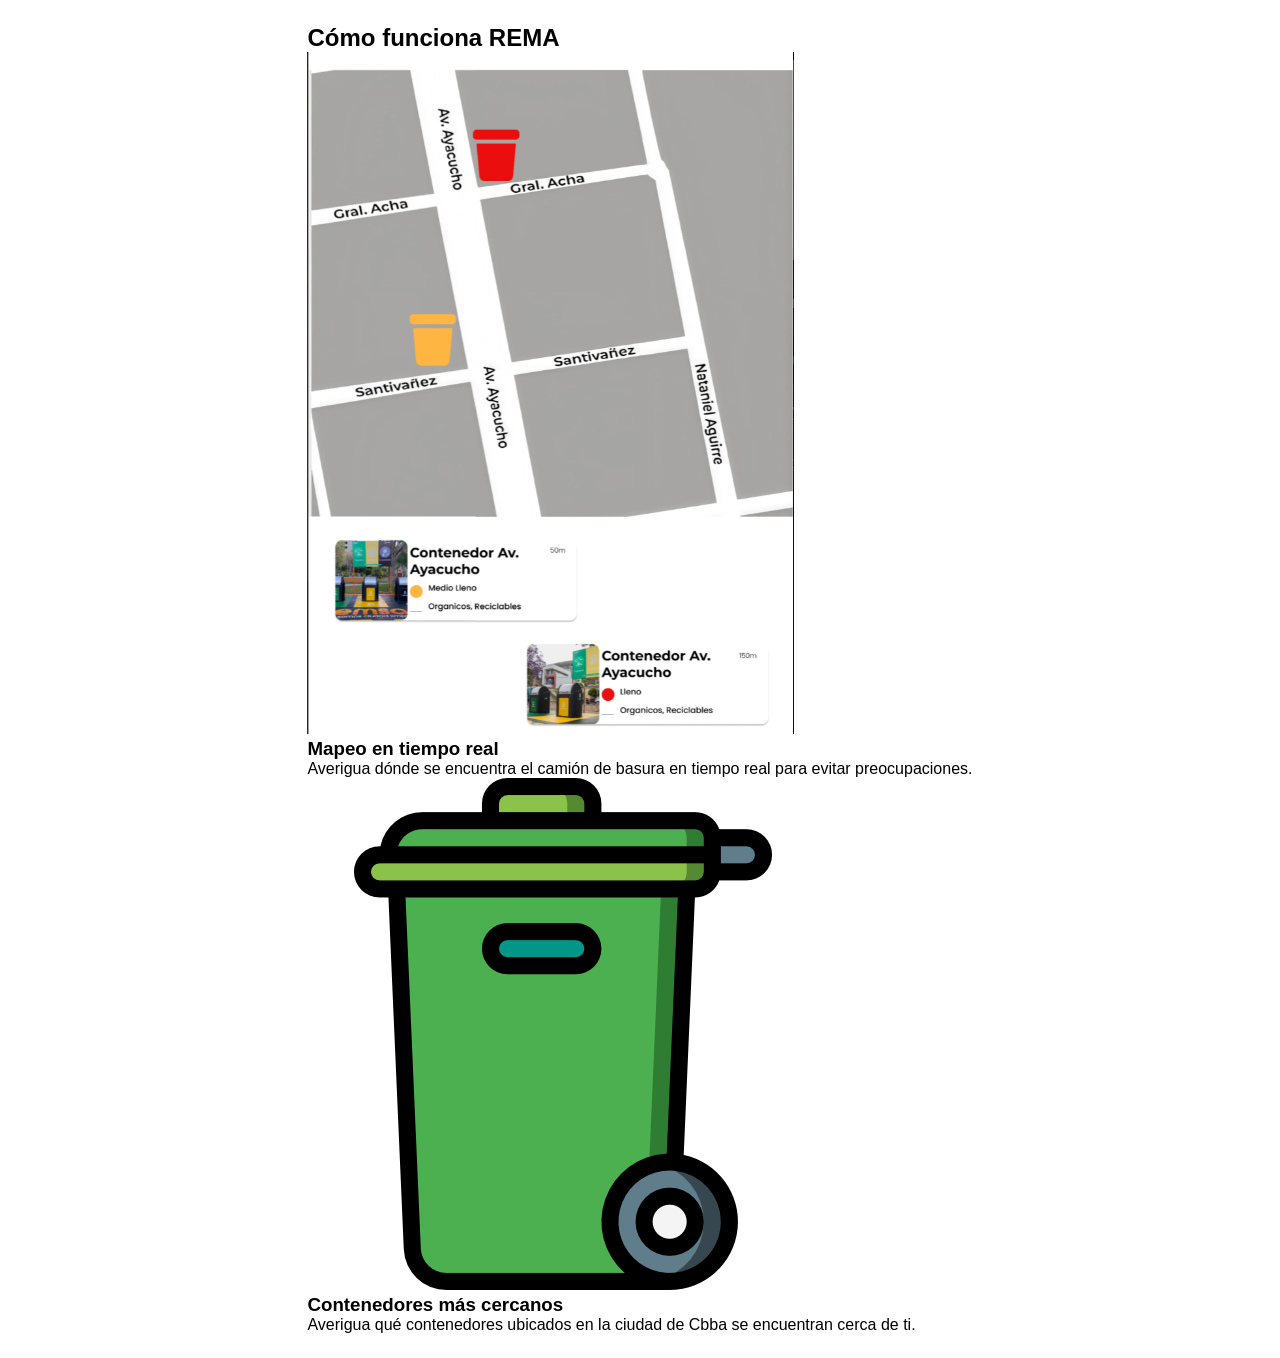
<file: HTML.html>
<!DOCTYPE html>
<html lang="es">
<head>
  <meta charset="UTF-8">
  <meta name="viewport" content="width=device-width, initial-scale=1.0">
  <title>Cómo funciona REMA</title>
  <link rel="stylesheet" href="styles.css">
</head>
<body>
  <section class="como-funciona">
    <h2>Cómo funciona REMA</h2>

    <div class="bloques">
      <article class="bloque">
        <img src="Captura de pantalla 2026-11-21 121222.png" alt="Mapa en tiempo real">
        <h3>Mapeo en tiempo real</h3>
        <p>Averigua dónde se encuentra el camión de basura en tiempo real para evitar preocupaciones.</p>
      </article>

      <article class="bloque">
        <img src="Contenedor 2.png" alt="Contenedores cercanos">
        <h3>Contenedores más cercanos</h3>
        <p>Averigua qué contenedores ubicados en la ciudad de Cbba se encuentran cerca de ti.</p>
      </article>
    </div>
  </section>

  <script src="script.js"></script>
</body>
</html>
</file>
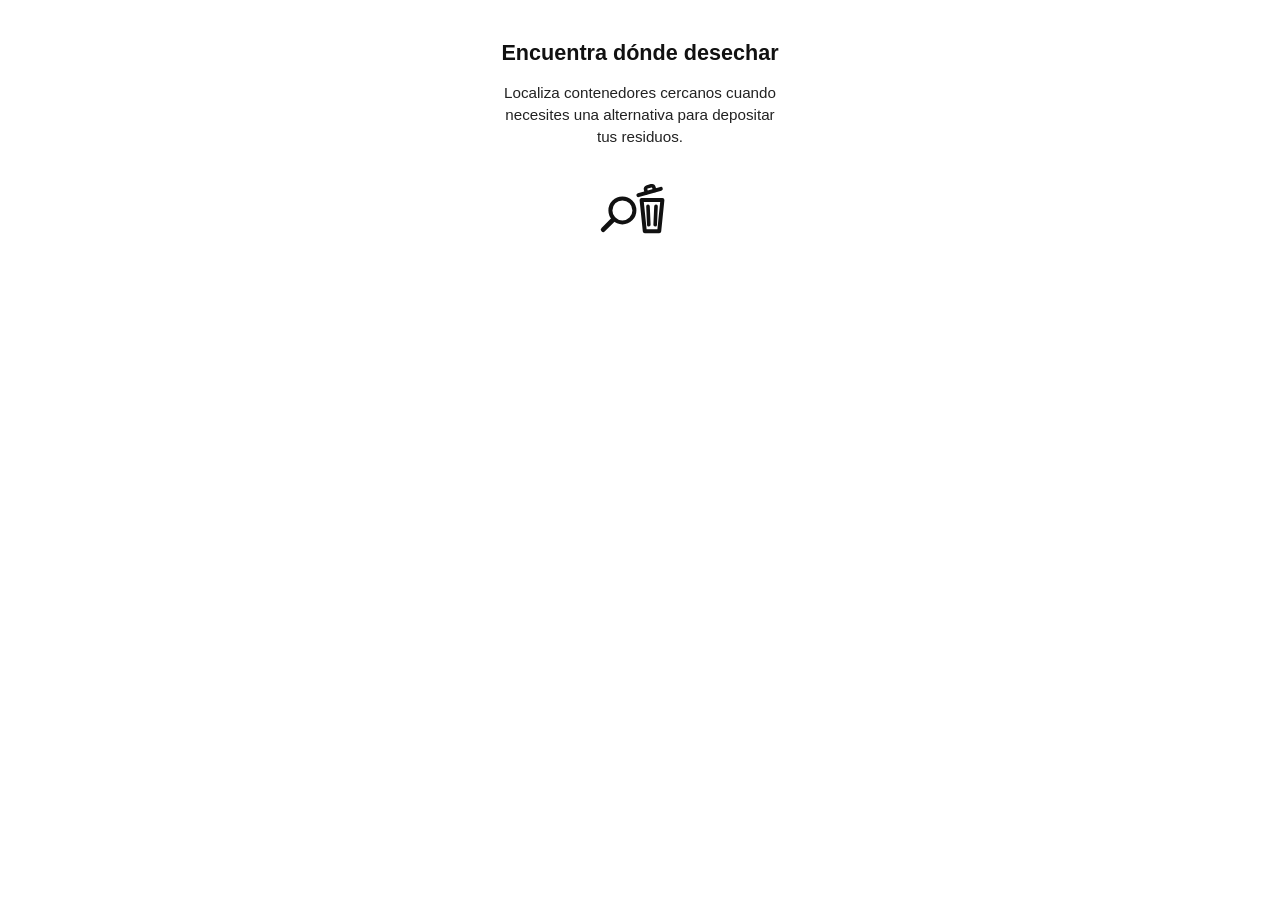
<file: RE10.html>
<!DOCTYPE html>
<html lang="es">
<head>
  <meta charset="UTF-8">
  <meta name="viewport" content="width=device-width, initial-scale=1.0">
  <title>RE10 - Bloque Beneficio</title>
  <link rel="stylesheet" href="RE10.css">
</head>
<body>
  <section class="beneficio-seccion">
    <article class="beneficio-bloque" aria-labelledby="titulo-beneficio-re10">
      <h2 id="titulo-beneficio-re10" class="beneficio-titulo">
        Encuentra dónde desechar
      </h2>

      <p class="beneficio-descripcion">
        Localiza contenedores cercanos cuando necesites una alternativa para depositar tus residuos.
      </p>

      <div class="beneficio-icono" aria-hidden="true">
        <svg viewBox="0 0 120 90" width="96" height="72" fill="none" xmlns="http://www.w3.org/2000/svg">
          <!-- Lupa de búsqueda -->
          <circle cx="38" cy="48" r="15" stroke="#111111" stroke-width="5"/>
          <line x1="27" y1="59" x2="14" y2="72" stroke="#111111" stroke-width="6" stroke-linecap="round"/>

          <!-- Contenedor de basura -->
          <path d="M58 29L86 21" stroke="#111111" stroke-width="5" stroke-linecap="round"/>
          <path d="M68 26L67 22C66.5 20.5 67.5 19 69 18.6L74 17.3C75.5 16.9 77 17.8 77.4 19.3L78.4 23" stroke="#111111" stroke-width="4.5" stroke-linecap="round"/>
          <path d="M62 35H88L84 74H66L62 35Z" stroke="#111111" stroke-width="5" stroke-linejoin="round"/>
          <line x1="70" y1="43" x2="71" y2="66" stroke="#111111" stroke-width="4.5" stroke-linecap="round"/>
          <line x1="80" y1="43" x2="79" y2="66" stroke="#111111" stroke-width="4.5" stroke-linecap="round"/>
        </svg>
      </div>
    </article>
  </section>
</body>
</html>
</file>
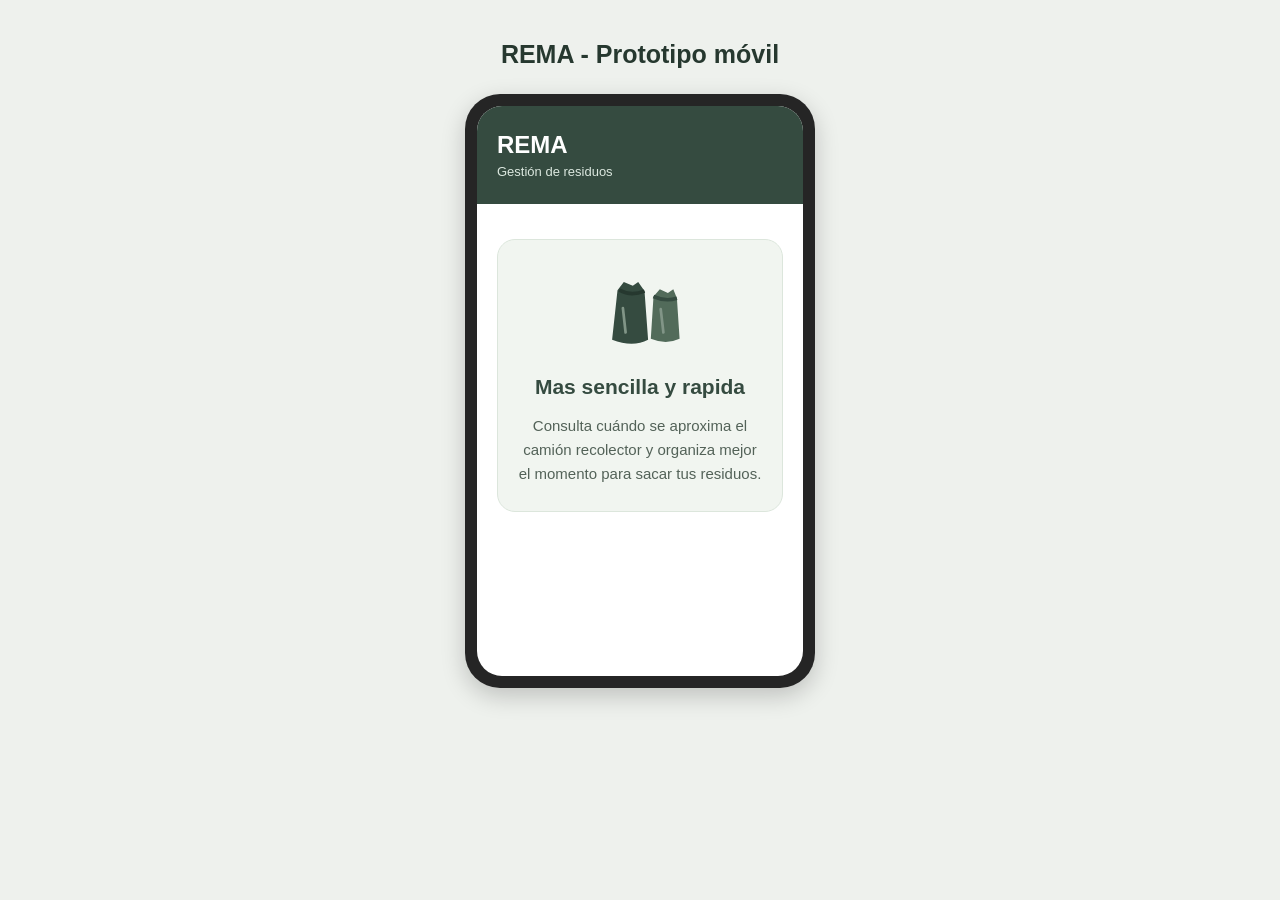
<file: re13.html>
<!DOCTYPE html>
<html lang="es">
<head>
    <meta charset="UTF-8">
    <meta name="viewport" content="width=device-width, initial-scale=1.0">
    <title>RE13 - Beneficio móvil</title>
    <link rel="stylesheet" href="re13.css">
</head>
<body>

    <main class="pagina">
        <h1>REMA - Prototipo móvil</h1>

        <div class="telefono">
            <div class="pantalla">

                <header class="encabezado">
                    <h2>REMA</h2>
                    <p>Gestión de residuos</p>
                </header>

                <section class="prototipo-movil">

                    <article class="beneficio-movil">

                        <div class="icono-bolsas" role="img" aria-label="Bolsas de basura">
                            <svg viewBox="0 0 100 100" xmlns="http://www.w3.org/2000/svg">
                                <path d="M25 28 L32 19 L42 23 L48 19 L55 29 L59 83 Q42 92 19 83 Z" fill="#354b40"/>
                                <path d="M27 28 Q40 35 55 29" fill="none" stroke="#26382f" stroke-width="4"/>
                                <path d="M65 35 L72 27 L81 31 L87 27 L91 37 L94 82 Q79 89 62 82 Z" fill="#526b5a"/>
                                <path d="M65 35 Q78 41 91 37" fill="none" stroke="#354b40" stroke-width="4"/>
                                <path d="M31 48 L34 75 M73 49 L76 75" stroke="#819587" stroke-width="3" stroke-linecap="round"/>
                            </svg>
                        </div>

                        <h2>Mas sencilla y rapida</h2>

                        <p>
                            Consulta cuándo se aproxima el camión recolector y organiza mejor el momento para sacar tus residuos.
                        </p>

                    </article>

                </section>

            </div>
        </div>
    </main>

</body>
</html>
</file>
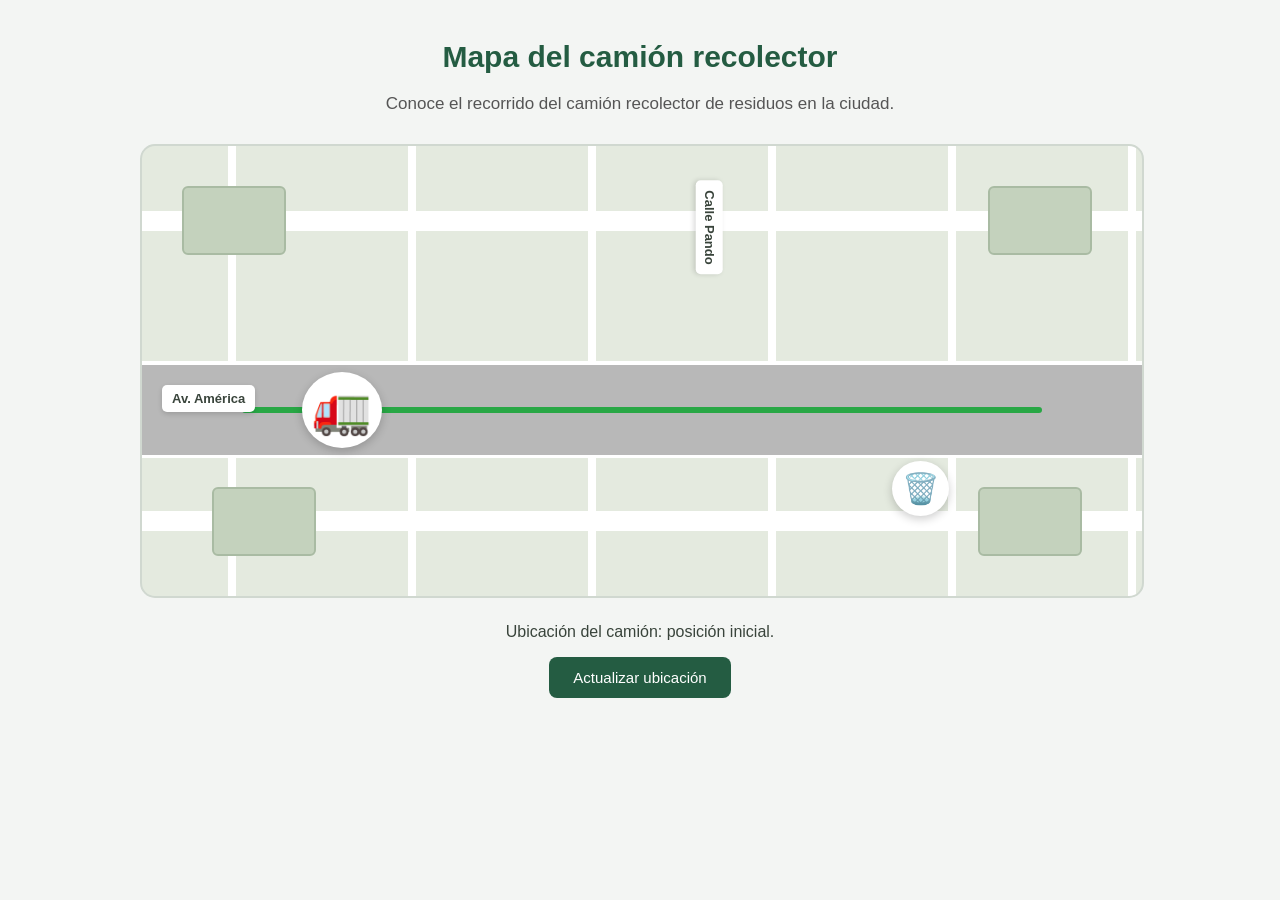
<file: re18.html>
<!DOCTYPE html>
<html lang="es">
<head>
    <meta charset="UTF-8">
    <meta name="viewport" content="width=device-width, initial-scale=1.0">
    <title>Mapa del camión recolector - REMA</title>
    <link rel="stylesheet" href="re18.css">
</head>
<body>

    <main class="mapa-seccion">

        <h1>Mapa del camión recolector</h1>

        <p>
            Conoce el recorrido del camión recolector de residuos
            en la ciudad.
        </p>

        <section class="mapa">

            <!-- Edificios del mapa -->
            <div class="edificio edificio-1"></div>
            <div class="edificio edificio-2"></div>
            <div class="edificio edificio-3"></div>
            <div class="edificio edificio-4"></div>

            <!-- Nombres de las calles -->
            <span class="nombre-calle calle-america">
                Av. América
            </span>

            <span class="nombre-calle calle-pando">
                Calle Pando
            </span>

            <!-- Calle donde circula el camión -->
            <div class="calle-camion">

                <!-- Recorrido del camión -->
                <div class="ruta"></div>

                <!-- Icono del camión recolector -->
                <div class="camion" id="camion"
                     style="position: absolute; left: 20%; top: 50%; transform: translate(-50%, -50%);">
                    🚛
                </div>

            </div>

            <!-- Marcador del contenedor cercano -->
            <div class="marcador-contenedor"
                 title="Contenedor cercano">
                🗑️
            </div>

        </section>

        <!-- Información de ubicación -->
        <section class="informacion-ubicacion">

            <p id="estado-ubicacion">
                Ubicación del camión: posición inicial.
            </p>

            <button type="button" id="btn-actualizar">
                Actualizar ubicación
            </button>

        </section>

    </main>

    <script>
        // Posiciones de ejemplo del camión sobre la ruta
        const posiciones = [20, 40, 60, 80];

        let posicionActual = 0;

        const camion = document.getElementById("camion");
        const estado = document.getElementById("estado-ubicacion");
        const boton = document.getElementById("btn-actualizar");

        function actualizarUbicacion() {

            // Avanzar a la siguiente posición
            posicionActual++;

            if (posicionActual >= posiciones.length) {
                posicionActual = 0;
            }

            // Cambiar la ubicación visual del camión
            camion.style.left = posiciones[posicionActual] + "%";

            // Mostrar el estado actualizado
            estado.textContent =
                "Ubicación del camión: posición " +
                (posicionActual + 1) +
                " del recorrido (simulación).";
        }

        // Ejecutar la actualización al presionar el botón
        boton.addEventListener("click", actualizarUbicacion);
    </script>

</body>
</html>
</file>
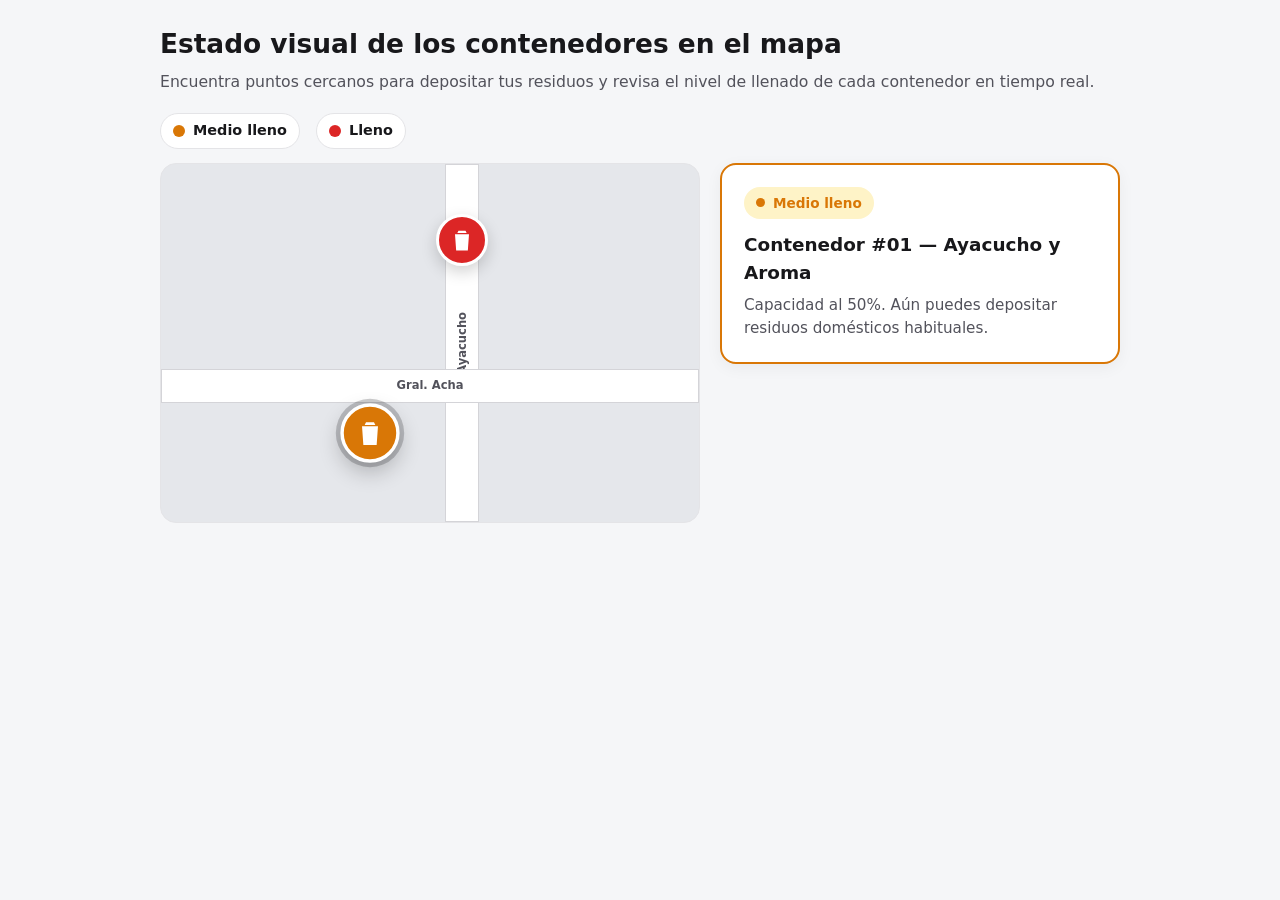
<file: RE23.html>
<!DOCTYPE html>
<html lang="es">
<head>
    <meta charset="UTF-8">
    <meta name="viewport" content="width=device-width, initial-scale=1.0">
    <title>Estado visual de los contenedores en el mapa</title>
    <link rel="stylesheet" href="RE23vz.css">
    <script src="re23k.js"></script>
</head>
<body>
    <header class="page-header">
        <h1>Estado visual de los contenedores en el mapa</h1>
        <p class="page-intro">
            Encuentra puntos cercanos para depositar tus residuos y revisa el nivel de llenado de cada contenedor en tiempo real.
        </p>
    </header>

    <main class="map-section">
        <!-- Leyenda de estados -->
        <div class="legend" aria-label="Leyenda de estados de contenedores">
            <span class="legend-item">
                <span class="dot dot--medio" aria-hidden="true"></span>
                Medio lleno
            </span>
            <span class="legend-item">
                <span class="dot dot--lleno" aria-hidden="true"></span>
                Lleno
            </span>
        </div>

        <div class="map-layout">
            <!-- Mapa esquemático con calles y marcadores interactivos -->
            <section class="map-canvas" aria-label="Mapa de contenedores">
                <div class="street street--vertical" aria-hidden="true">
                    <span class="street-label">Ayacucho</span>
                </div>
                <div class="street street--horizontal" aria-hidden="true">
                    <span class="street-label">Gral. Acha</span>
                </div>

                <!-- Contenedor 1: Medio lleno -->
                <button
                    type="button"
                    class="marker marker--medio is-selected"
                    data-id="cnt-1"
                    data-name="Contenedor #01 — Ayacucho y Aroma"
                    data-state="Medio lleno"
                    data-level="medio"
                    data-summary="Capacidad al 50%. Aún puedes depositar residuos domésticos habituales."
                    aria-pressed="true"
                    aria-label="Contenedor 01, estado Medio lleno"
                >
                    <svg class="marker-icon" viewBox="0 0 24 24" width="28" height="28" aria-hidden="true">
                        <path fill="currentColor" d="M6 7h12l-1 14H7L6 7zm3-3h6l1 2H8l1-2z"/>
                    </svg>
                </button>

                <!-- Contenedor 2: Lleno -->
                <button
                    type="button"
                    class="marker marker--lleno"
                    data-id="cnt-2"
                    data-name="Contenedor #02 — Gral. Acha y Ayacucho"
                    data-state="Lleno"
                    data-level="lleno"
                    data-summary="Capacidad al 100%. Se recomienda acudir a otro punto cercano hasta su recolección."
                    aria-pressed="false"
                    aria-label="Contenedor 02, estado Lleno"
                >
                    <svg class="marker-icon" viewBox="0 0 24 24" width="28" height="28" aria-hidden="true">
                        <path fill="currentColor" d="M6 7h12l-1 14H7L6 7zm3-3h6l1 2H8l1-2z"/>
                    </svg>
                </button>
            </section>

            <!-- Tarjeta informativa sincronizada con el marcador seleccionado -->
            <aside class="info-card info-card--medio" id="container-info-card" aria-live="polite">
                <div class="info-card__header">
                    <span class="status-badge" id="info-status-badge">
                        <span class="status-dot" aria-hidden="true"></span>
                        <span id="info-status-text">Medio lleno</span>
                    </span>
                </div>
                <h2 class="info-card__title" id="info-title">Contenedor #01 — Ayacucho y Aroma</h2>
                <p class="info-card__description" id="info-description">
                    Capacidad al 50%. Aún puedes depositar residuos domésticos habituales.
                </p>
            </aside>
        </div>
    </main>

    <script src="script.js"></script>
</body>
</html>
</file>
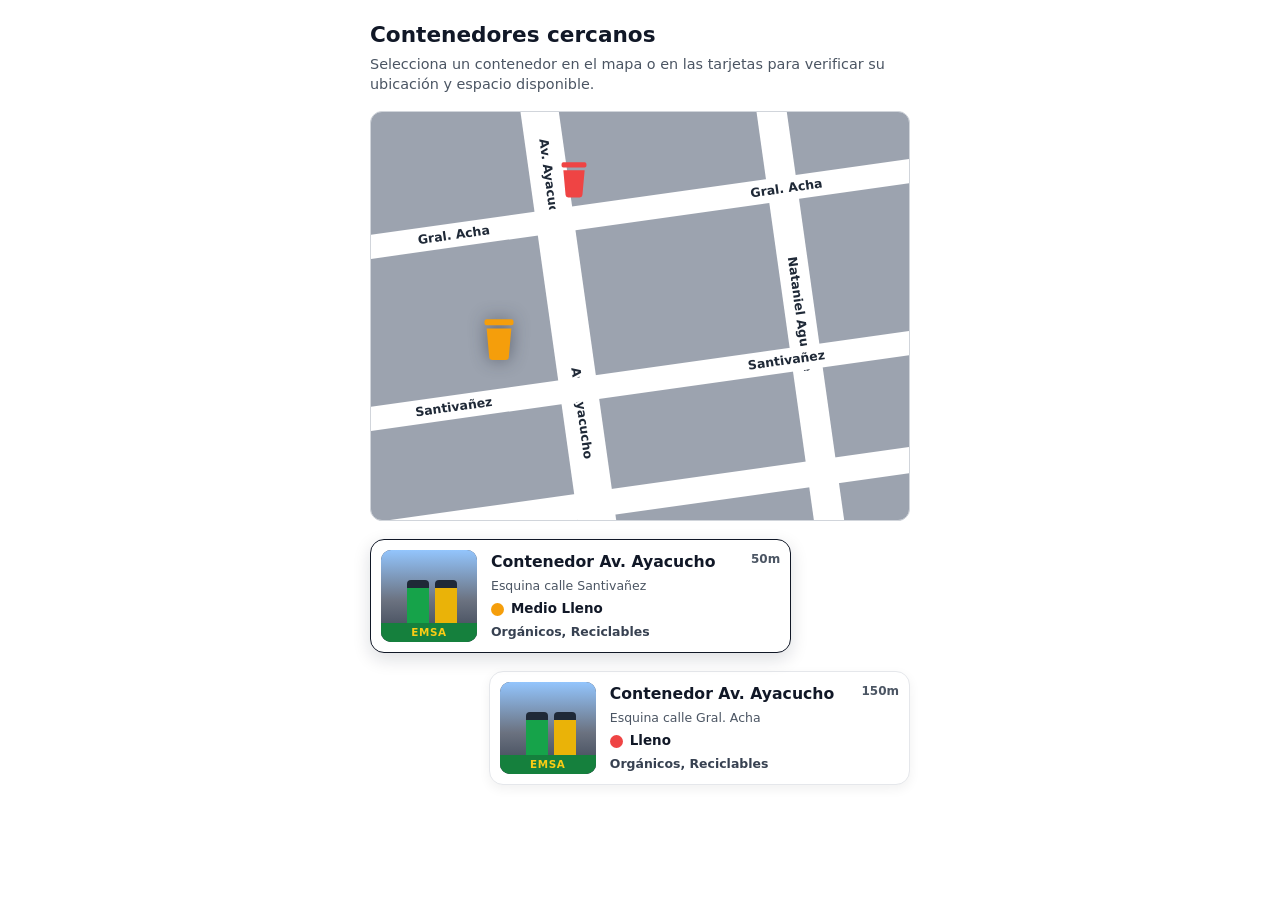
<file: RE27.html>
<!DOCTYPE html>
<html lang="es">
<head>
    <meta charset="UTF-8">
    <meta name="viewport" content="width=device-width, initial-scale=1.0">
    <title>RE27 - Relación entre mapa y tarjetas</title>
    <link rel="stylesheet" href="RE27.css">
</head>
<body>
    <main class="rema-contenedor">
        <header class="rema-header">
            <h1>Contenedores cercanos</h1>
            <p>Selecciona un contenedor en el mapa o en las tarjetas para verificar su ubicación y espacio disponible.</p>
        </header>

        <!-- Mapa esquemático fiel al diseño -->
        <section class="mapa-contenedor" aria-label="Mapa de contenedores en Av. Ayacucho">
            <!-- Calles principales y transversales -->
            <div class="calle calle--ayacucho" aria-hidden="true">
                <span class="calle-nombre calle-nombre--top">Av. Ayacucho</span>
                <span class="calle-nombre calle-nombre--bottom">Av. Ayacucho</span>
            </div>
            <div class="calle calle--aguirre" aria-hidden="true">
                <span class="calle-nombre">Nataniel Aguirre</span>
            </div>
            <div class="calle calle--acha" aria-hidden="true">
                <span class="calle-nombre calle-nombre--izq">Gral. Acha</span>
                <span class="calle-nombre calle-nombre--der">Gral. Acha</span>
            </div>
            <div class="calle calle--santivanez" aria-hidden="true">
                <span class="calle-nombre calle-nombre--izq">Santivañez</span>
                <span class="calle-nombre calle-nombre--der">Santivañez</span>
            </div>
            <div class="calle calle--sur" aria-hidden="true"></div>

            <!-- Marcador 1: Lleno (Rojo - Av. Ayacucho y Gral. Acha) -->
            <button
                type="button"
                class="marcador marcador--lleno"
                data-target="cnt-lleno"
                aria-pressed="false"
                aria-label="Contenedor Av. Ayacucho esquina Gral. Acha, estado Lleno, a 150 metros"
            >
                <svg viewBox="0 0 36 44" width="32" height="40" aria-hidden="true">
                    <rect x="4" y="2" width="28" height="6" rx="2" fill="currentColor"/>
                    <path d="M6 11h24l-2.5 28a3 3 0 0 1-3 2.7h-13a3 3 0 0 1-3-2.7L6 11z" fill="currentColor"/>
                </svg>
            </button>

            <!-- Marcador 2: Medio Lleno (Naranja - Av. Ayacucho y Santivañez) -->
            <button
                type="button"
                class="marcador marcador--medio is-active"
                data-target="cnt-medio"
                aria-pressed="true"
                aria-label="Contenedor Av. Ayacucho esquina Santivañez, estado Medio Lleno, a 50 metros"
            >
                <svg viewBox="0 0 36 44" width="32" height="40" aria-hidden="true">
                    <rect x="4" y="2" width="28" height="6" rx="2" fill="currentColor"/>
                    <path d="M6 11h24l-2.5 28a3 3 0 0 1-3 2.7h-13a3 3 0 0 1-3-2.7L6 11z" fill="currentColor"/>
                </svg>
            </button>
        </section>

        <!-- Lista de tarjetas informativas vinculadas 1 a 1 con el mapa -->
        <section class="tarjetas-lista" aria-label="Tarjetas informativas de contenedores">
            <!-- Tarjeta 1: Medio Lleno (50m) -->
            <article
                class="tarjeta-contenedor tarjeta-contenedor--izquierda is-active"
                id="cnt-medio"
                data-marker="cnt-medio"
                tabindex="0"
            >
                <div class="tarjeta-imagen" aria-hidden="true">
                    <div class="foto-simulada">
                        <span class="foto-cielo"></span>
                        <span class="foto-totem foto-totem--verde"></span>
                        <span class="foto-totem foto-totem--amarillo"></span>
                        <span class="foto-base">EMSA</span>
                    </div>
                </div>
                <div class="tarjeta-contenido">
                    <div class="tarjeta-cabecera">
                        <h2 class="tarjeta-titulo">Contenedor Av. Ayacucho</h2>
                        <span class="tarjeta-distancia">50m</span>
                    </div>
                    <p class="tarjeta-ubicacion">Esquina calle Santivañez</p>
                    <div class="tarjeta-estado">
                        <span class="estado-punto estado-punto--medio" aria-hidden="true"></span>
                        <span>Medio Lleno</span>
                    </div>
                    <p class="tarjeta-tipos">Orgánicos, Reciclables</p>
                </div>
            </article>

            <!-- Tarjeta 2: Lleno (150m) -->
            <article
                class="tarjeta-contenedor tarjeta-contenedor--derecha"
                id="cnt-lleno"
                data-marker="cnt-lleno"
                tabindex="0"
            >
                <div class="tarjeta-imagen" aria-hidden="true">
                    <div class="foto-simulada">
                        <span class="foto-cielo"></span>
                        <span class="foto-totem foto-totem--verde"></span>
                        <span class="foto-totem foto-totem--amarillo"></span>
                        <span class="foto-base">EMSA</span>
                    </div>
                </div>
                <div class="tarjeta-contenido">
                    <div class="tarjeta-cabecera">
                        <h2 class="tarjeta-titulo">Contenedor Av. Ayacucho</h2>
                        <span class="tarjeta-distancia">150m</span>
                    </div>
                    <p class="tarjeta-ubicacion">Esquina calle Gral. Acha</p>
                    <div class="tarjeta-estado">
                        <span class="estado-punto estado-punto--lleno" aria-hidden="true"></span>
                        <span>Lleno</span>
                    </div>
                    <p class="tarjeta-tipos">Orgánicos, Reciclables</p>
                </div>
            </article>
        </section>
    </main>

    <script src="RE27.js"></script>
</body>
</html>
</file>
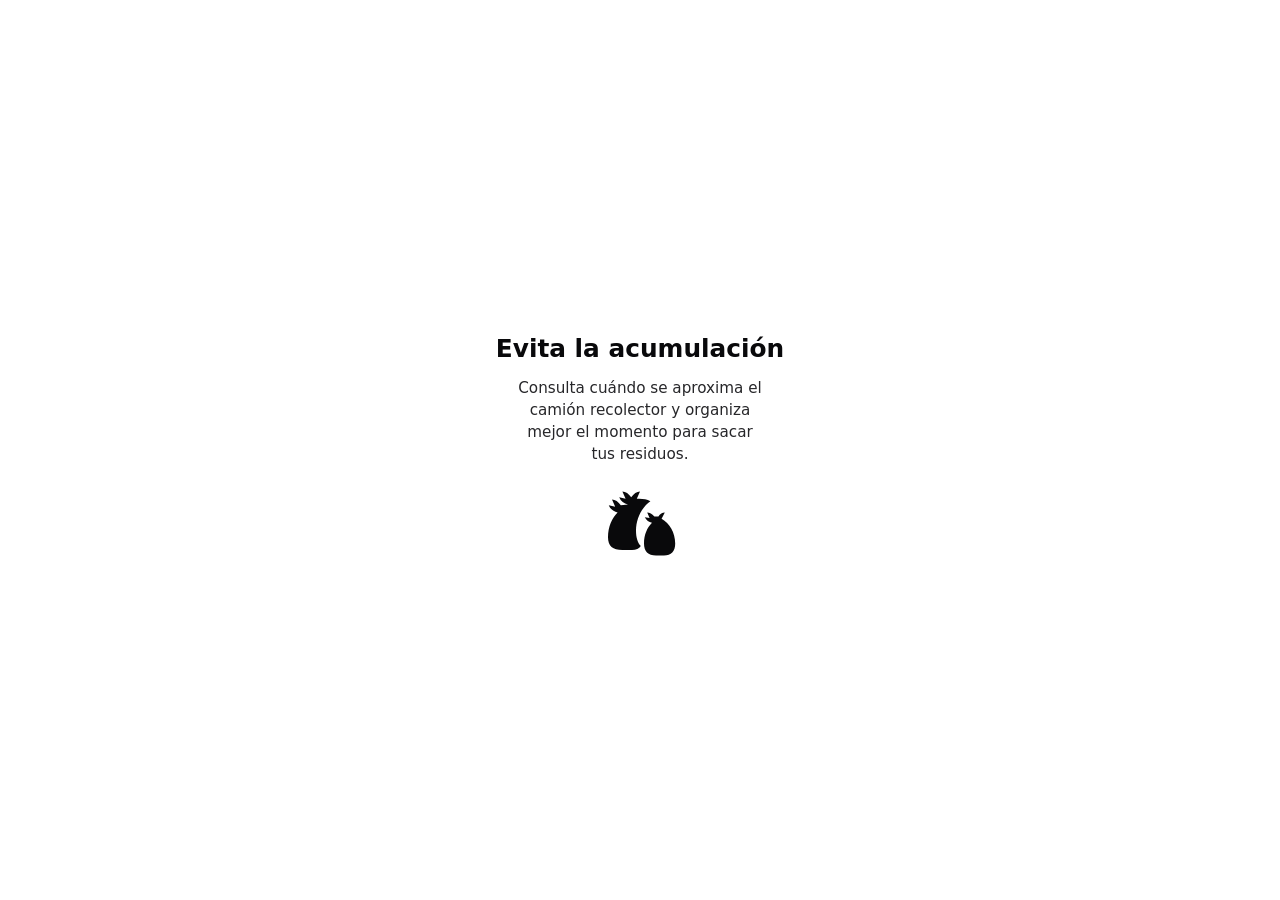
<file: RE7.html>
<!DOCTYPE html>
<html lang="es">
<head>
    <meta charset="UTF-8">
    <meta name="viewport" content="width=device-width, initial-scale=1.0">
    <title>RE7 - Evita la acumulación</title>
    <link rel="stylesheet" href="RE7.css">
</head>
<body>
    <main class="beneficios-page">
        <section class="beneficio-card" aria-labelledby="titulo-evita-acumulacion">
            <h2 id="titulo-evita-acumulacion" class="beneficio-card__titulo">Evita la acumulación</h2>
            <p class="beneficio-card__descripcion">
                Consulta cuándo se aproxima el camión recolector y organiza mejor el momento para sacar tus residuos.
            </p>
            <div class="beneficio-card__icono" aria-hidden="true">
                <svg viewBox="0 0 120 96" width="96" height="78" fill="currentColor">
                    <!-- Bolsa izquierda -->
                    <path d="M36 22c-3-4-7-7-11-7l4 9-8-2c2 5 6 8 11 9-7 7-12 18-12 31 0 11 6 16 18 16h12c5 0 9-2 11-5-4-4-6-11-6-19 0-16 8-30 18-37-4-2-9-3-14-3h-3l4-9c-4 0-8 3-11 7-3-4-7-7-11-7l4 9-8-2c2 5 6 8 11 9z"/>
                    <!-- Bolsa derecha -->
                    <path d="M78 36c-3-3-6-5-9-5l3 7-6-1c2 4 5 6 9 7-6 6-10 15-10 26 0 10 5 15 15 15h10c9 0 14-5 14-15 0-14-7-25-17-31l4-8c-3 0-6 2-8 5z"/>
                </svg>
            </div>
        </section>
    </main>

    <script src="RE7.js"></script>
</body>
</html>
</file>
<file: styles.css>
* {
  box-sizing: border-box;
  margin: 0;
  padding: 0;
}

body {
  font-family:
    "Poppins",
    -apple-system,
    BlinkMacSystemFont,
    "Segoe UI",
    sans-serif;
  background-color: #ffffff;
  min-height: 100vh;
  display: flex;
  justify-content: center;
  align-items: center;
  padding: 24px 16px;
}

.img-mapa {
  display: flex;
  flex-direction: column;
  align-items: center;
  gap: 16px;
  max-width: 280px;
  width: 100%;
}

.img-mapa img {
  order: 1;
  width: 100%;
  height: auto;
  display: block;
  box-shadow: 0 4px 10px rgba(0, 0, 0, 0.12);
}

.mapa-h2 {
  order: 2;
  text-align: center;
  font-size: 1.55rem;
  font-weight: 800;
  line-height: 1.2;
  color: #000000;
  max-width: 180px;
}

.img-mapa p {
  order: 3;
  text-align: center;
  font-size: 0.9rem;
  line-height: 1.45;
  color: #1f2937;
  max-width: 250px;
}
</file>
<file: RE10.css>
* {
  box-sizing: border-box;
  margin: 0;
  padding: 0;
}

body {
  font-family: "Segoe UI", Roboto, Helvetica, Arial, sans-serif;
  background-color: #ffffff;
  color: #111111;
}

.beneficio-seccion {
  display: flex;
  justify-content: center;
  align-items: center;
  padding: 40px 20px;
}

.beneficio-bloque {
  max-width: 280px;
  text-align: center;
  display: flex;
  flex-direction: column;
  align-items: center;
}

.beneficio-titulo {
  font-size: 1.35rem;
  font-weight: 800;
  line-height: 1.2;
  color: #111111;
  margin-bottom: 16px;
}

.beneficio-descripcion {
  font-size: 0.95rem;
  line-height: 1.45;
  color: #222222;
  margin-bottom: 24px;
}

.beneficio-icono {
  display: flex;
  justify-content: center;
  align-items: center;
}

.beneficio-icono svg {
  display: block;
}
</file>
<file: re13.css>
* {
    margin: 0;
    padding: 0;
    box-sizing: border-box;
}

body {
    font-family: Arial, sans-serif;
    background-color: #eef1ed;
    color: #26382f;
}

.pagina {
    min-height: 100vh;
    display: flex;
    flex-direction: column;
    align-items: center;
    padding: 40px 20px;
}

.pagina > h1 {
    margin-bottom: 25px;
    font-size: 25px;
    text-align: center;
}

.telefono {
    width: 350px;
    max-width: 100%;
    padding: 12px;
    background-color: #252525;
    border-radius: 35px;
    box-shadow: 0 8px 25px rgba(0, 0, 0, 0.2);
}

.pantalla {
    min-height: 570px;
    background-color: #ffffff;
    border-radius: 25px;
    overflow: hidden;
}

.encabezado {
    background-color: #354b40;
    color: white;
    padding: 25px 20px;
}

.encabezado h2 {
    font-size: 24px;
    margin-bottom: 5px;
}

.encabezado p {
    font-size: 13px;
    color: #dce8df;
}

.prototipo-movil {
    padding: 35px 20px;
}

.beneficio-movil {
    background-color: #f1f5f0;
    border: 1px solid #dce6dc;
    border-radius: 18px;
    padding: 25px 20px;
    text-align: center;
}

.icono-bolsas {
    width: 90px;
    height: 90px;
    margin: 0 auto 20px;
}

.icono-bolsas svg {
    width: 100%;
    height: 100%;
}

.beneficio-movil h2 {
    font-size: 21px;
    color: #354b40;
    margin-bottom: 15px;
}

.beneficio-movil p {
    font-size: 15px;
    line-height: 1.6;
    color: #536258;
}

@media (max-width: 480px) {
    .pagina {
        padding: 25px 12px;
    }

    .pagina > h1 {
        font-size: 21px;
    }
}
</file>
<file: re18.css>
/* Estilos generales */
body {
    margin: 0;
    font-family: Arial, sans-serif;
    background-color: #f3f5f3;
    color: #263b30;
}

/* Sección principal */
.mapa-seccion {
    width: 90%;
    max-width: 1000px;
    margin: 40px auto;
    text-align: center;
}

.mapa-seccion h1 {
    color: #245c42;
    font-size: 30px;
}

.mapa-seccion p {
    color: #555;
    font-size: 17px;
}

/* Mapa */
.mapa {
    position: relative;
    width: 100%;
    height: 450px;
    margin-top: 30px;
    overflow: hidden;
    border: 2px solid #d0d8d0;
    border-radius: 15px;
    background-color: #e4eadf;

    background-image:
        linear-gradient(90deg, transparent 48%, #ffffff 48%, #ffffff 52%, transparent 52%),
        linear-gradient(0deg, transparent 43%, #ffffff 43%, #ffffff 57%, transparent 57%);

    background-size: 180px 150px;
}

/* Edificios */
.edificio {
    position: absolute;
    width: 100px;
    height: 65px;
    background-color: #c4d2bd;
    border: 2px solid #a9bba3;
    border-radius: 6px;
}

.edificio-1 {
    top: 40px;
    left: 40px;
}

.edificio-2 {
    top: 40px;
    right: 50px;
}

.edificio-3 {
    bottom: 40px;
    left: 70px;
}

.edificio-4 {
    bottom: 40px;
    right: 60px;
}

/* Nombres de las calles */
.nombre-calle {
    position: absolute;
    z-index: 4;
    background-color: white;
    color: #39443b;
    padding: 6px 10px;
    border-radius: 5px;
    font-size: 13px;
    font-weight: bold;
    box-shadow: 0 2px 5px rgba(0, 0, 0, 0.15);
}

.calle-america {
    top: 53%;
    left: 20px;
}

.calle-pando {
    top: 15%;
    left: 52%;
    transform: rotate(90deg);
}

/* Calle del camión */
.calle-camion {
    position: absolute;
    top: 48%;
    left: 0;
    width: 100%;
    height: 90px;
    background-color: #b8b8b8;
    border-top: 3px solid white;
    border-bottom: 3px solid white;
    display: flex;
    align-items: center;
    justify-content: center;
}

/* Ruta verde */
.ruta {
    position: absolute;
    top: 42px;
    left: 10%;
    width: 80%;
    height: 6px;
    background-color: #28a745;
    border-radius: 10px;
    z-index: 2;
}

/* Camión recolector */
.camion {
    position: absolute;
    z-index: 3;
    font-size: 48px;
    background-color: white;
    padding: 10px;
    border-radius: 50%;
    box-shadow: 0 3px 10px rgba(0, 0, 0, 0.2);
    transition: left 0.5s ease;
}

/* Marcador del contenedor */
.marcador-contenedor {
    position: absolute;
    top: 70%;
    left: 75%;
    z-index: 5;
    font-size: 30px;
    background-color: white;
    padding: 10px;
    border-radius: 50%;
    box-shadow: 0 3px 10px rgba(0, 0, 0, 0.2);
}

/* Información de ubicación */
.informacion-ubicacion {
    margin-top: 25px;
    text-align: center;
}

.informacion-ubicacion p {
    font-size: 16px;
    color: #39443b;
}

/* Botón para actualizar ubicación */
#btn-actualizar {
    background-color: #245c42;
    color: white;
    border: none;
    padding: 12px 24px;
    border-radius: 8px;
    font-size: 15px;
    cursor: pointer;
    transition: background-color 0.3s ease;
}

#btn-actualizar:hover {
    background-color: #17442f;
}

/* Adaptación para celulares */
@media (max-width: 600px) {
    .mapa {
        height: 350px;
    }

    .edificio {
        width: 65px;
        height: 50px;
    }

    .camion {
        font-size: 36px;
    }

    .marcador-contenedor {
        font-size: 24px;
    }

    .mapa-seccion h1 {
        font-size: 24px;
    }
}
</file>
<file: RE23vz.css>
:root {
    --bg-page: #f5f6f8;
    --surface: #ffffff;
    --text-main: #18181b;
    --text-muted: #52525b;
    --border-subtle: #e4e4e7;
    --road-color: #ffffff;
    --road-border: #d4d4d8;

    /* Colores de estado */
    --color-medio: #d97706;
    --bg-medio: #fef3c7;
    --color-lleno: #dc2626;
    --bg-lleno: #fee2e2;
}

* {
    box-sizing: border-box;
    margin: 0;
    padding: 0;
}

body {
    font-family: system-ui, -apple-system, BlinkMacSystemFont, "Segoe UI", Roboto, sans-serif;
    background-color: var(--bg-page);
    color: var(--text-main);
    line-height: 1.5;
    padding: 24px 16px;
}

.page-header {
    max-width: 960px;
    margin: 0 auto 20px;
}

.page-header h1 {
    font-size: 1.65rem;
    font-weight: 800;
    margin-bottom: 6px;
}

.page-intro {
    color: var(--text-muted);
    font-size: 0.98rem;
}

.map-section {
    max-width: 960px;
    margin: 0 auto;
}

.legend {
    display: flex;
    flex-wrap: wrap;
    gap: 16px;
    margin-bottom: 14px;
    font-size: 0.9rem;
    font-weight: 600;
}

.legend-item {
    display: inline-flex;
    align-items: center;
    gap: 8px;
    background: var(--surface);
    padding: 6px 12px;
    border-radius: 999px;
    border: 1px solid var(--border-subtle);
}

.dot {
    width: 12px;
    height: 12px;
    border-radius: 50%;
}

.dot--medio {
    background-color: var(--color-medio);
}

.dot--lleno {
    background-color: var(--color-lleno);
}

.map-layout {
    display: grid;
    grid-template-columns: 1.35fr 1fr;
    gap: 20px;
    align-items: start;
}

/* Lienzo del mapa */
.map-canvas {
    position: relative;
    min-height: 360px;
    background-color: #e5e7eb;
    border: 1px solid var(--border-subtle);
    border-radius: 16px;
    overflow: hidden;
}

.street {
    position: absolute;
    background-color: var(--road-color);
    border: 1px solid var(--road-border);
    display: flex;
    align-items: center;
    justify-content: center;
}

.street--vertical {
    width: 34px;
    height: 100%;
    left: 56%;
    transform: translateX(-50%);
}

.street--horizontal {
    width: 100%;
    height: 34px;
    top: 62%;
    transform: translateY(-50%);
}

.street-label {
    font-size: 0.72rem;
    font-weight: 700;
    color: var(--text-muted);
    background: rgba(255, 255, 255, 0.9);
    padding: 1px 5px;
    border-radius: 4px;
    white-space: nowrap;
}

.street--vertical .street-label {
    writing-mode: vertical-rl;
    transform: rotate(180deg);
}

/* Marcadores de contenedores */
.marker {
    position: absolute;
    width: 52px;
    height: 52px;
    border-radius: 50%;
    border: 3px solid #ffffff;
    box-shadow: 0 6px 16px rgba(0, 0, 0, 0.18);
    display: flex;
    align-items: center;
    justify-content: center;
    cursor: pointer;
    transition: transform 0.2s ease, box-shadow 0.2s ease;
    z-index: 2;
}

.marker:hover,
.marker:focus-visible {
    transform: scale(1.08);
    outline: 3px solid var(--text-main);
    outline-offset: 2px;
}

.marker.is-selected {
    transform: scale(1.14);
    box-shadow: 0 0 0 4px rgba(24, 24, 27, 0.22), 0 8px 20px rgba(0, 0, 0, 0.24);
}

.marker--medio {
    background-color: var(--color-medio);
    color: #ffffff;
    top: 68%;
    left: 34%;
}

.marker--lleno {
    background-color: var(--color-lleno);
    color: #ffffff;
    top: 14%;
    left: 56%;
    transform: translateX(-50%);
}

.marker--lleno.is-selected {
    transform: translateX(-50%) scale(1.14);
}

/* Tarjeta informativa */
.info-card {
    background: var(--surface);
    border-radius: 16px;
    padding: 22px;
    border: 2px solid var(--border-subtle);
    box-shadow: 0 4px 16px rgba(0, 0, 0, 0.05);
}

.info-card--medio {
    border-color: var(--color-medio);
}

.info-card--lleno {
    border-color: var(--color-lleno);
}

.info-card__header {
    margin-bottom: 12px;
}

.status-badge {
    display: inline-flex;
    align-items: center;
    gap: 8px;
    padding: 6px 12px;
    border-radius: 999px;
    font-size: 0.85rem;
    font-weight: 700;
}

.info-card--medio .status-badge {
    background-color: var(--bg-medio);
    color: var(--color-medio);
}

.info-card--lleno .status-badge {
    background-color: var(--bg-lleno);
    color: var(--color-lleno);
}

.status-dot {
    width: 9px;
    height: 9px;
    border-radius: 50%;
    background-color: currentColor;
}

.info-card__title {
    font-size: 1.15rem;
    font-weight: 700;
    margin-bottom: 8px;
}

.info-card__description {
    color: var(--text-muted);
    font-size: 0.95rem;
}

@media (max-width: 768px) {
    .map-layout {
        grid-template-columns: 1fr;
    }

    .map-canvas {
        min-height: 300px;
    }
}
</file>
<file: RE27.css>
:root {
    --bg-pagina: #ffffff;
    --bg-mapa: #9ca3af;
    --calle-blanca: #ffffff;
    --texto-principal: #111827;
    --texto-secundario: #4b5563;
    --borde-tarjeta: #e5e7eb;
    --color-medio: #f59e0b;
    --color-lleno: #ef4444;
}

* {
    box-sizing: border-box;
    margin: 0;
    padding: 0;
}

body {
    font-family: system-ui, -apple-system, BlinkMacSystemFont, "Segoe UI", Roboto, sans-serif;
    background-color: var(--bg-pagina);
    color: var(--texto-principal);
    line-height: 1.4;
    padding: 20px 16px 36px;
}

.rema-contenedor {
    max-width: 540px;
    margin: 0 auto;
}

.rema-header {
    margin-bottom: 16px;
}

.rema-header h1 {
    font-size: 1.35rem;
    font-weight: 800;
    margin-bottom: 4px;
}

.rema-header p {
    font-size: 0.9rem;
    color: var(--texto-secundario);
}

/* Lienzo del mapa */
.mapa-contenedor {
    position: relative;
    width: 100%;
    height: 410px;
    background-color: var(--bg-mapa);
    border-radius: 12px;
    overflow: hidden;
    border: 1px solid #d1d5db;
    margin-bottom: 20px;
}

.calle {
    position: absolute;
    background-color: var(--calle-blanca);
    display: flex;
    align-items: center;
    justify-content: center;
}

.calle--ayacucho {
    width: 38px;
    height: 115%;
    top: -8%;
    left: 33%;
    transform: rotate(-8deg);
    flex-direction: column;
    justify-content: space-between;
    padding: 58px 0 88px;
}

.calle--aguirre {
    width: 30px;
    height: 115%;
    top: -8%;
    left: 77%;
    transform: rotate(-8deg);
}

.calle--acha {
    width: 110%;
    height: 24px;
    top: 21%;
    left: -5%;
    transform: rotate(-8deg);
    justify-content: space-around;
}

.calle--santivanez {
    width: 110%;
    height: 24px;
    top: 63%;
    left: -5%;
    transform: rotate(-8deg);
    justify-content: space-around;
}

.calle--sur {
    width: 110%;
    height: 26px;
    bottom: 2%;
    left: -5%;
    transform: rotate(-8deg);
}

.calle-nombre {
    font-size: 0.78rem;
    font-weight: 700;
    color: #1f2937;
    white-space: nowrap;
}

.calle--ayacucho .calle-nombre,
.calle--aguirre .calle-nombre {
    writing-mode: vertical-rl;
}

.calle-nombre--izq {
    margin-right: 120px;
}

.calle-nombre--der {
    margin-right: 40px;
}

/* Marcadores del mapa */
.marcador {
    position: absolute;
    background: transparent;
    border: none;
    cursor: pointer;
    padding: 4px;
    border-radius: 8px;
    z-index: 3;
    transition: transform 0.2s ease, filter 0.2s ease;
}

.marcador:hover,
.marcador:focus-visible {
    transform: scale(1.1);
    outline: 2px solid #111827;
}

.marcador.is-active {
    transform: scale(1.16);
    filter: drop-shadow(0 0 8px rgba(17, 24, 39, 0.45));
}

.marcador--lleno {
    color: var(--color-lleno);
    top: 11%;
    left: 34%;
}

.marcador--medio {
    color: var(--color-medio);
    top: 50%;
    left: 20%;
}

/* Tarjetas informativas debajo del mapa */
.tarjetas-lista {
    display: flex;
    flex-direction: column;
    gap: 16px;
}

.tarjeta-contenedor {
    display: flex;
    align-items: stretch;
    gap: 14px;
    width: 78%;
    background: #ffffff;
    border: 1.5px solid var(--borde-tarjeta);
    border-radius: 14px;
    padding: 10px;
    box-shadow: 0 4px 12px rgba(0, 0, 0, 0.06);
    cursor: pointer;
    transition: transform 0.2s ease, border-color 0.2s ease, box-shadow 0.2s ease;
}

.tarjeta-contenedor--izquierda {
    align-self: flex-start;
}

.tarjeta-contenedor--derecha {
    align-self: flex-end;
}

.tarjeta-contenedor:hover,
.tarjeta-contenedor:focus-visible {
    border-color: #9ca3af;
    outline: none;
}

.tarjeta-contenedor.is-active {
    border-color: #111827;
    box-shadow: 0 6px 18px rgba(17, 24, 39, 0.14);
    transform: translateY(-2px);
}

/* Miniatura visual del punto de recolección */
.tarjeta-imagen {
    width: 96px;
    min-width: 96px;
    border-radius: 10px;
    overflow: hidden;
    background-color: #374151;
}

.foto-simulada {
    position: relative;
    width: 100%;
    height: 100%;
    min-height: 92px;
    background: linear-gradient(180deg, #93c5fd 0%, #6b7280 55%, #374151 100%);
    display: flex;
    align-items: flex-end;
    justify-content: center;
    gap: 6px;
    padding-bottom: 18px;
}

.foto-totem {
    width: 22px;
    height: 44px;
    border-radius: 4px 4px 0 0;
    border-top: 8px solid #1f2937;
}

.foto-totem--verde {
    background-color: #16a34a;
}

.foto-totem--amarillo {
    background-color: #eab308;
}

.foto-base {
    position: absolute;
    bottom: 0;
    width: 100%;
    background-color: #15803d;
    color: #facc15;
    font-size: 0.65rem;
    font-weight: 800;
    text-align: center;
    padding: 2px 0;
    letter-spacing: 0.06em;
}

/* Textos de la tarjeta */
.tarjeta-contenido {
    flex: 1;
    display: flex;
    flex-direction: column;
    justify-content: center;
    gap: 4px;
}

.tarjeta-cabecera {
    display: flex;
    justify-content: space-between;
    align-items: flex-start;
    gap: 8px;
}

.tarjeta-titulo {
    font-size: 0.98rem;
    font-weight: 800;
    color: var(--texto-principal);
}

.tarjeta-distancia {
    font-size: 0.75rem;
    font-weight: 600;
    color: var(--texto-secundario);
    white-space: nowrap;
}

.tarjeta-ubicacion {
    font-size: 0.78rem;
    color: var(--texto-secundario);
}

.tarjeta-estado {
    display: inline-flex;
    align-items: center;
    gap: 7px;
    font-size: 0.84rem;
    font-weight: 700;
    margin-top: 2px;
}

.estado-punto {
    width: 13px;
    height: 13px;
    border-radius: 50%;
}

.estado-punto--medio {
    background-color: var(--color-medio);
}

.estado-punto--lleno {
    background-color: var(--color-lleno);
}

.tarjeta-tipos {
    font-size: 0.78rem;
    font-weight: 600;
    color: #374151;
}

@media (max-width: 480px) {
    .mapa-contenedor {
        height: 350px;
    }

    .tarjeta-contenedor {
        width: 100%;
    }
}
</file>
<file: RE7.css>
* {
    box-sizing: border-box;
    margin: 0;
    padding: 0;
}

body {
    font-family: system-ui, -apple-system, BlinkMacSystemFont, "Segoe UI", Roboto, sans-serif;
    background-color: #ffffff;
    color: #111111;
    line-height: 1.45;
}

.beneficios-page {
    min-height: 100vh;
    display: flex;
    align-items: center;
    justify-content: center;
    padding: 32px 20px;
}

.beneficio-card {
    max-width: 340px;
    width: 100%;
    text-align: center;
    display: flex;
    flex-direction: column;
    align-items: center;
    gap: 14px;
    padding: 24px 18px;
    border-radius: 14px;
    transition: transform 0.2s ease, background-color 0.2s ease;
}

.beneficio-card--destacado {
    background-color: #f9fafb;
    transform: translateY(-2px);
}

.beneficio-card__titulo {
    font-size: 1.55rem;
    font-weight: 800;
    line-height: 1.15;
    color: #09090b;
}

.beneficio-card__descripcion {
    font-size: 0.95rem;
    color: #27272a;
    max-width: 250px;
}

.beneficio-card__icono {
    margin-top: 8px;
    color: #09090b;
    display: flex;
    align-items: center;
    justify-content: center;
}

@media (max-width: 480px) {
    .beneficio-card__titulo {
        font-size: 1.35rem;
    }

    .beneficio-card__descripcion {
        font-size: 0.9rem;
    }
}
</file>
